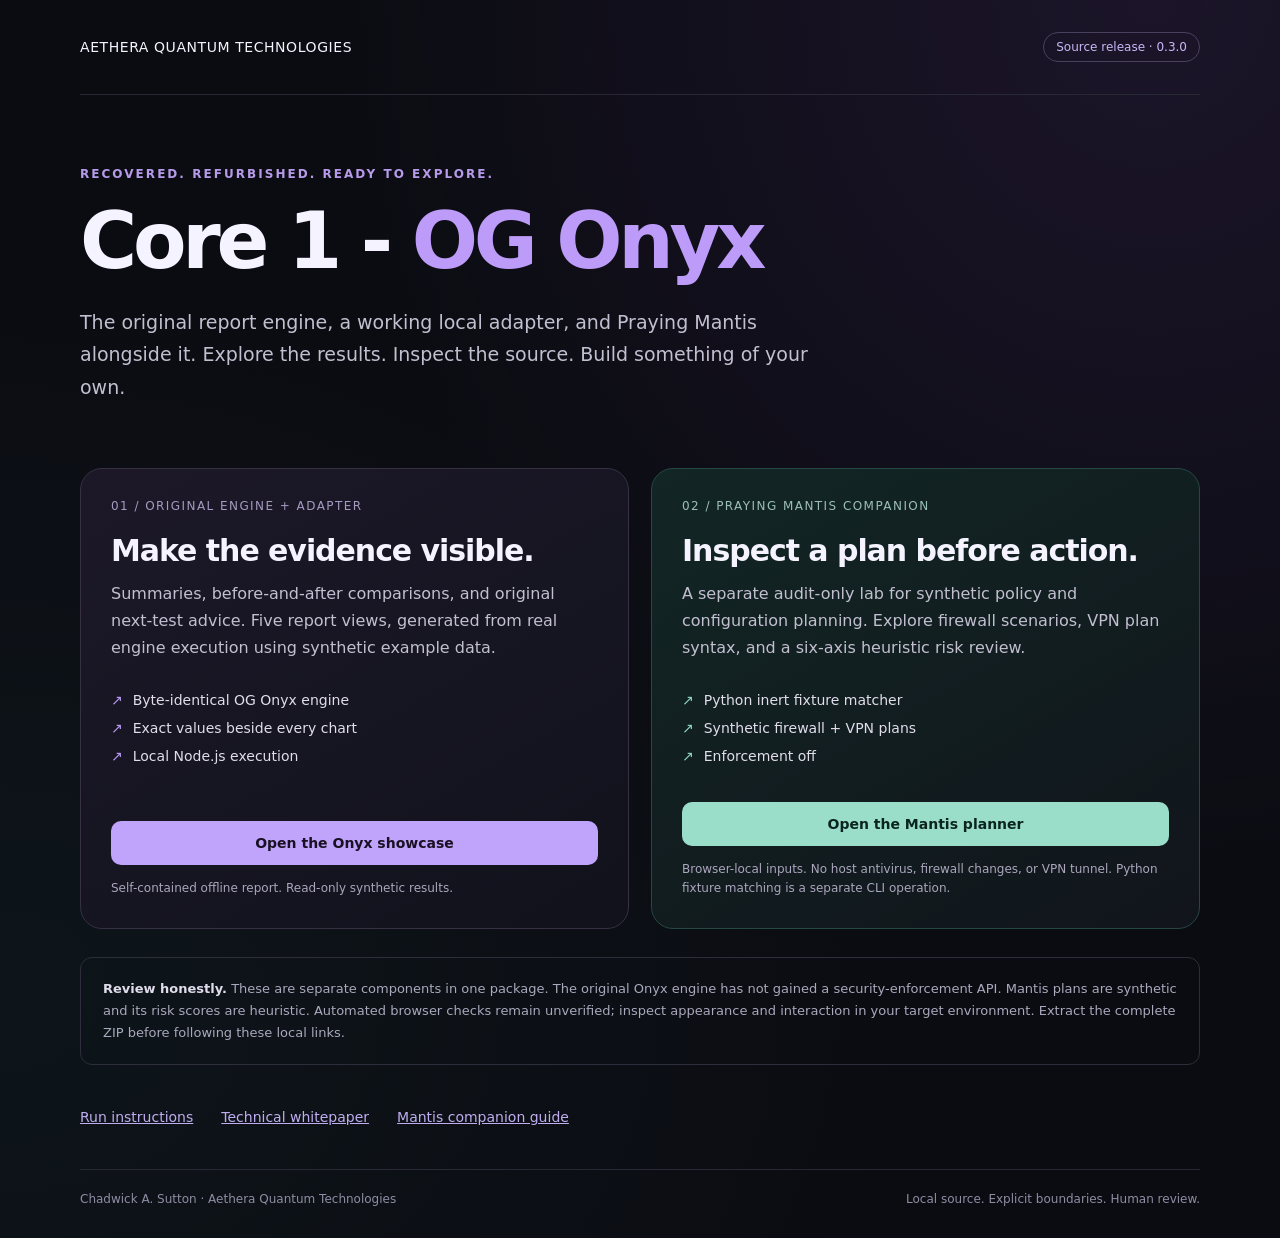
<file: preview/index.html>
<!doctype html>
<html lang="en">
<head>
<meta charset="utf-8">
<meta name="viewport" content="width=device-width, initial-scale=1">
<meta http-equiv="Content-Security-Policy" content="default-src 'none'; style-src 'unsafe-inline'; connect-src 'none'; object-src 'none'; base-uri 'none'; form-action 'none'">
<title>Core 1 - OG Onyx · Release preview</title>
<style>
:root{color-scheme:dark;font-family:Inter,ui-sans-serif,system-ui,-apple-system,BlinkMacSystemFont,"Segoe UI",sans-serif;background:#0b0c12;color:#f4f3ff;font-synthesis:none}*{box-sizing:border-box}body{margin:0;min-height:100vh;background:radial-gradient(ellipse at 90% 0%,#35214d66,transparent 50%),radial-gradient(ellipse at 0% 80%,#173b3b33,transparent 50%)}main,header,footer{width:min(1120px,calc(100% - 48px));margin:auto}header{padding:32px 0;display:flex;align-items:center;justify-content:space-between;gap:20px;border-bottom:1px solid #292935}a{color:inherit}a:focus-visible{outline:3px solid #c3afff;outline-offset:5px}.brand{font-size:14px;letter-spacing:.04em}.status{font-size:12px;border:1px solid #4a405e;border-radius:30px;padding:7px 12px;color:#c9b8f7}.hero{padding:72px 0 46px;max-width:850px}.eyebrow{font-size:12px;letter-spacing:.17em;text-transform:uppercase;color:#b79bea;font-weight:700}h1{font-size:clamp(42px,7vw,78px);line-height:1.04;letter-spacing:-.055em;margin:20px 0 24px;font-weight:650}h1 span{color:#bc9cf8}.intro{font-size:19px;line-height:1.7;color:#c1bfd0;max-width:730px}.cards{display:grid;grid-template-columns:1fr 1fr;gap:22px}.card{padding:30px;border:1px solid #373043;border-radius:22px;background:linear-gradient(150deg,#1c1828,#11121c);display:flex;flex-direction:column}.card.mantis{border-color:#254844;background:linear-gradient(150deg,#122625,#11151b)}.number{font-size:12px;letter-spacing:.12em;text-transform:uppercase;color:#a59abf}.mantis .number{color:#9cbfb5}h2{font-size:30px;letter-spacing:-.035em;margin:20px 0 12px}.card p{color:#c2bfd0;line-height:1.7;margin:0 0 24px}.card ul{list-style:none;margin:0 0 32px;padding:0;color:#e1ddeb;font-size:14px;line-height:2}.card li::before{content:'↗';color:#bb9af7;margin-right:10px}.mantis li::before{color:#8ed8c0}.button{display:block;text-align:center;padding:14px 18px;border-radius:10px;background:#c0a3fb;color:#191123;font-size:14px;font-weight:750;text-decoration:none;margin-top:auto}.mantis .button{background:#9adeca;color:#0b2420}.sub{display:block;font-size:12px;color:#aba6bd;margin-top:14px;line-height:1.6}.note{margin:28px 0;padding:20px 22px;border:1px solid #2e2d3b;border-radius:12px;color:#aaa8bd;line-height:1.7;font-size:13px}.note strong{color:#e0dcec}.links{display:flex;flex-wrap:wrap;gap:12px 28px;padding:16px 0 44px;font-size:14px;color:#c0adf0}footer{border-top:1px solid #292935;padding:22px 0 32px;display:flex;justify-content:space-between;flex-wrap:wrap;gap:12px;font-size:12px;color:#8f8da4}@media(max-width:720px){main,header,footer{width:calc(100% - 32px)}header{align-items:flex-start}.hero{padding:48px 0 32px}.intro{font-size:17px}.cards{grid-template-columns:1fr}.card{padding:24px}h2{font-size:27px}}@media(prefers-reduced-motion:reduce){*{scroll-behavior:auto}}
</style>
</head>
<body>
<header><span class="brand">AETHERA QUANTUM TECHNOLOGIES</span><span class="status">Source release · 0.3.0</span></header>
<main>
<section class="hero"><div class="eyebrow">Recovered. Refurbished. Ready to explore.</div><h1>Core 1 - <span>OG Onyx</span></h1><p class="intro">The original report engine, a working local adapter, and Praying Mantis alongside it. Explore the results. Inspect the source. Build something of your own.</p></section>
<section class="cards" aria-label="Explore the two included components">
<article class="card"><div class="number">01 / Original engine + adapter</div><h2>Make the evidence visible.</h2><p>Summaries, before-and-after comparisons, and original next-test advice. Five report views, generated from real engine execution using synthetic example data.</p><ul><li>Byte-identical OG Onyx engine</li><li>Exact values beside every chart</li><li>Local Node.js execution</li></ul><a class="button" href="Core-1-OG-Onyx-Showcase.html">Open the Onyx showcase</a><span class="sub">Self-contained offline report. Read-only synthetic results.</span></article>
<article class="card mantis"><div class="number">02 / Praying Mantis companion</div><h2>Inspect a plan before action.</h2><p>A separate audit-only lab for synthetic policy and configuration planning. Explore firewall scenarios, VPN plan syntax, and a six-axis heuristic risk review.</p><ul><li>Python inert fixture matcher</li><li>Synthetic firewall + VPN plans</li><li>Enforcement off</li></ul><a class="button" href="../skills/review-mantis-plans/resources/praying-mantis/web/index.html">Open the Mantis planner</a><span class="sub">Browser-local inputs. No host antivirus, firewall changes, or VPN tunnel. Python fixture matching is a separate CLI operation.</span></article>
</section>
<aside class="note"><strong>Review honestly.</strong> These are separate components in one package. The original Onyx engine has not gained a security-enforcement API. Mantis plans are synthetic and its risk scores are heuristic. Automated browser checks remain unverified; inspect appearance and interaction in your target environment. Extract the complete ZIP before following these local links.</aside>
<nav class="links" aria-label="Release documentation"><a href="../README.md">Run instructions</a><a href="../docs/Core-1-White-Paper.pdf">Technical whitepaper</a><a href="../skills/review-mantis-plans/resources/praying-mantis/README.md">Mantis companion guide</a></nav>
</main>
<footer><span>Chadwick A. Sutton · Aethera Quantum Technologies</span><span>Local source. Explicit boundaries. Human review.</span></footer>
</body>
</html>
</file>
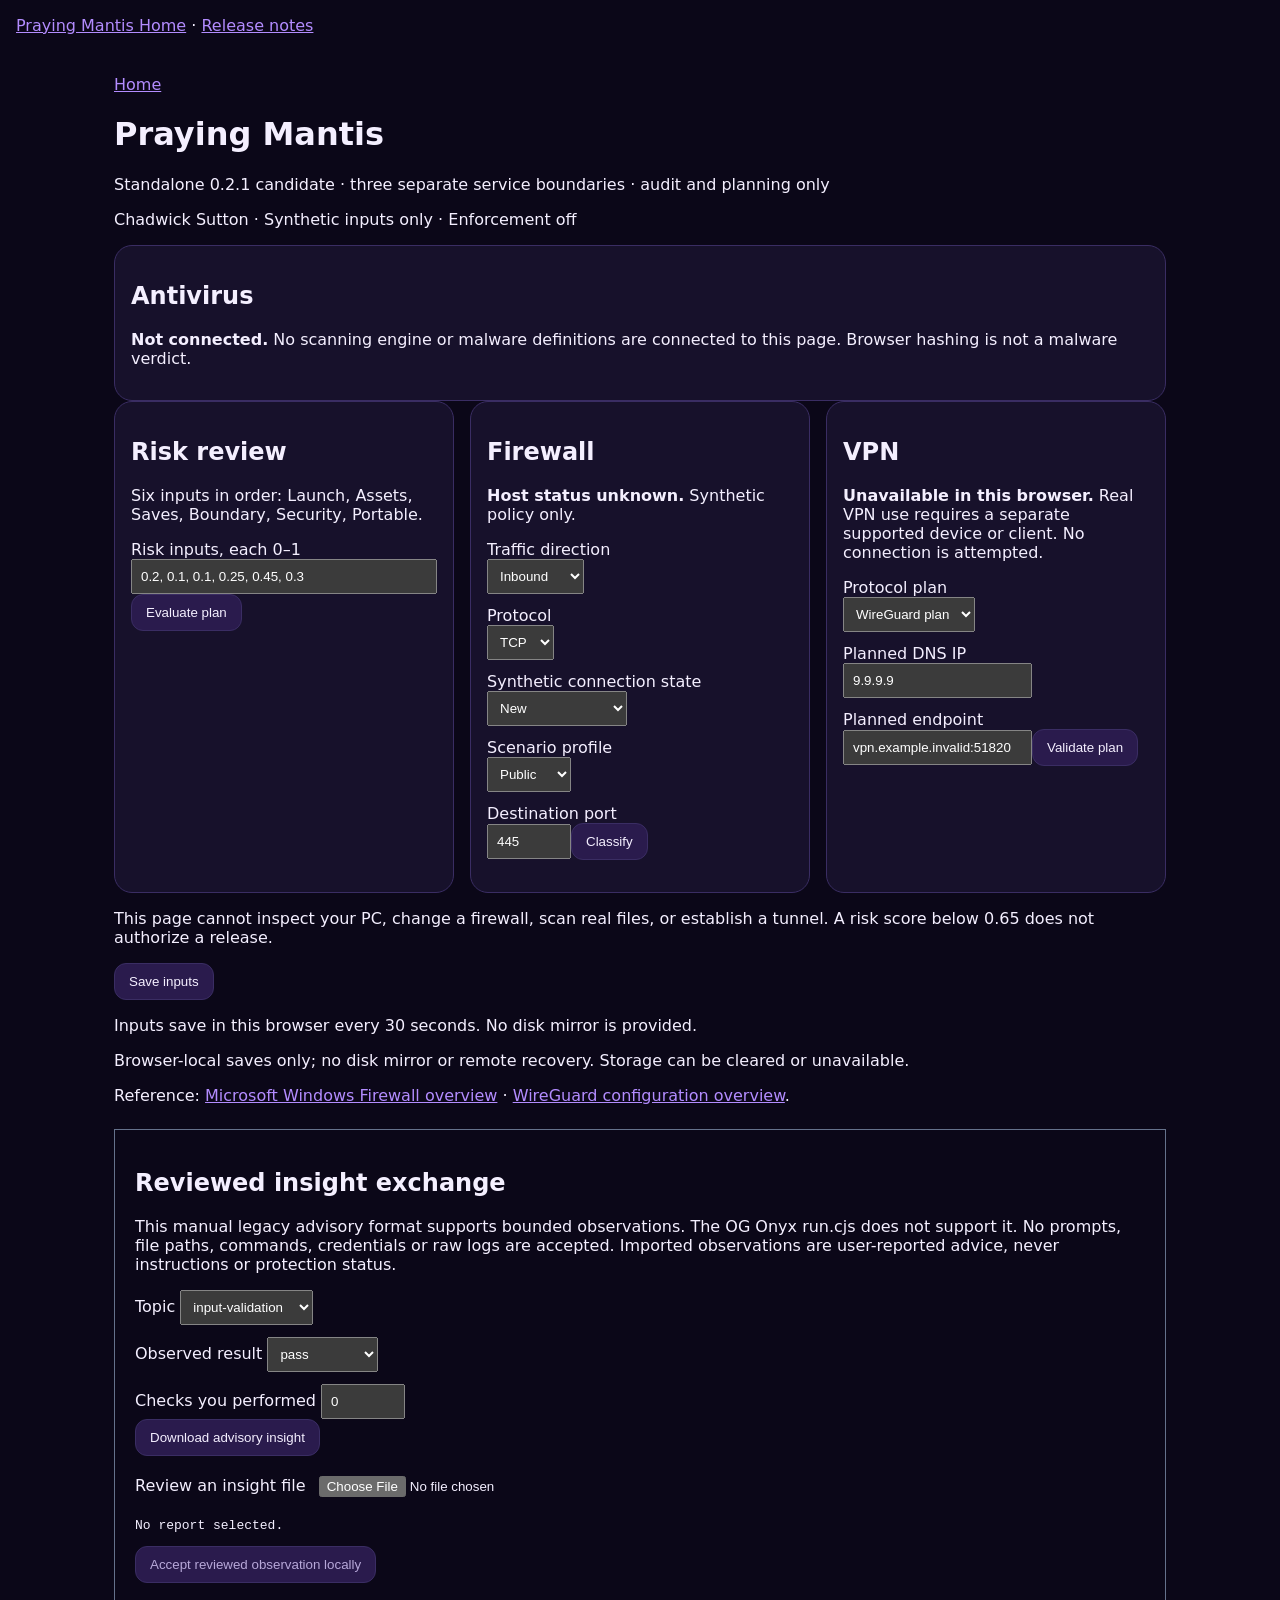
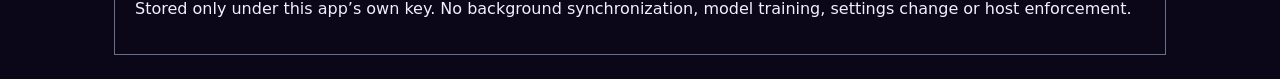
<file: skills/review-mantis-plans/resources/praying-mantis/web/index.html>
<!doctype html><html lang="en"><head><script src="result-events.js"></script><meta charset="utf-8"><meta name="viewport" content="width=device-width,initial-scale=1"><title>Mantis control-plane planning</title><link rel="stylesheet" href="tokens.css"><link rel="icon" href="favicon.svg"><link rel="stylesheet" href="navigation.css"><style>#flow,#vpn-result{white-space:pre-wrap;overflow-wrap:anywhere}label{display:block;margin-top:12px}select,input{max-width:100%;padding:8px}</style></head><body><header style="padding:16px"><a href="index.html">Praying Mantis Home</a> · <a href="README.txt">Release notes</a></header><main class="wrap"><a href="index.html">Home</a><h1>Praying Mantis</h1><p>Standalone 0.2.1 candidate · three separate service boundaries · audit and planning only</p><p>Chadwick Sutton · Synthetic inputs only · Enforcement off</p><section class="card"><h2>Antivirus</h2><p><strong>Not connected.</strong> No scanning engine or malware definitions are connected to this page. Browser hashing is not a malware verdict.</p></section><div class="grid"><section class="card"><h2>Risk review</h2><p>Six inputs in order: Launch, Assets, Saves, Boundary, Security, Portable.</p><label for="risk">Risk inputs, each 0–1</label><input id="risk" value="0.2, 0.1, 0.1, 0.25, 0.45, 0.3" style="width:100%"><button id="evaluate">Evaluate plan</button><pre id="result" style="white-space:pre-wrap" role="status"></pre></section><section class="card"><h2>Firewall</h2><p><strong>Host status unknown.</strong> Synthetic policy only.</p><label for="direction">Traffic direction</label><select id="direction"><option value="in">Inbound</option><option value="out">Outbound</option></select><label for="proto">Protocol</label><select id="proto"><option value="tcp">TCP</option><option value="udp">UDP</option></select><label for="connection-state">Synthetic connection state</label><select id="connection-state"><option value="new">New</option><option value="established">Established reply</option></select><label for="profile">Scenario profile</label><select id="profile"><option value="public">Public</option><option value="private">Private</option><option value="domain">Domain</option></select><label for="port">Destination port</label><input id="port" type="number" min="1" max="65535" value="445"><button id="classify">Classify</button><p id="flow" role="status"></p></section><section class="card"><h2>VPN</h2><p><strong>Unavailable in this browser.</strong> Real VPN use requires a separate supported device or client. No connection is attempted.</p><label for="vpn-mode">Protocol plan</label><select id="vpn-mode"><option value="wireguard-plan">WireGuard plan</option><option value="ikev2-plan">IKEv2 plan</option></select><label for="dns">Planned DNS IP</label><input id="dns" value="9.9.9.9"><label for="endpoint">Planned endpoint</label><input id="endpoint" value="vpn.example.invalid:51820"><button id="vpn">Validate plan</button><p id="vpn-result" role="status"></p></section></div><p>This page cannot inspect your PC, change a firewall, scan real files, or establish a tunnel. A risk score below 0.65 does not authorize a release.</p><button id="save">Save inputs</button><p id="save-status" role="status">Inputs save in this browser every 30 seconds. No disk mirror is provided.</p><p>Browser-local saves only; no disk mirror or remote recovery. Storage can be cleared or unavailable.</p><p>Reference: <a href="https://learn.microsoft.com/en-us/windows/security/operating-system-security/network-security/windows-firewall/">Microsoft Windows Firewall overview</a> · <a href="https://www.wireguard.com/quickstart/">WireGuard configuration overview</a>.</p><section id="insight-exchange" data-product="praying-mantis" style="margin-top:24px;padding:20px;border:1px solid #65718b"></section></main><script src="security-plans.js"></script><script src="autosave.js"></script><script>
const q=id=>document.getElementById(id),A=[[0,.20,0,.10,.15,.35],[.20,0,0,.05,.10,.10],[.10,0,0,.05,.30,.15],[.05,0,0,0,.40,.05],[.10,.05,.15,.25,0,.10],[.30,.10,.10,.05,.10,0]];
q('evaluate').onclick=()=>{const s=q('risk').value.split(',').map(v=>v.trim());if(s.length!==6||s.some(v=>v===''||!Number.isFinite(Number(v))||Number(v)<0||Number(v)>1)){q('result').textContent='Enter six finite numbers from 0 to 1.';return;}const seed=s.map(Number);let x=seed.slice();for(let k=0;k<6;k++)x=seed.map((v,i)=>Math.min(1,Math.max(0,v+.55*A[i].reduce((sum,a,j)=>sum+a*x[j],0))));AetheraResults.emit('risk',Math.max(...x)>=.65?'blocked':'recorded','Advisory risk evaluated; enforcement remains off.',x);q('result').textContent=JSON.stringify({scores:x,max:Math.max(...x),risk_blocked:Math.max(...x)>=.65,enforcement:false,suite_ready:false,decision:'Human review only'},null,2);};
q('classify').onclick=()=>{try{const result=MantisPlans.classify({proto:q('proto').value,direction:q('direction').value,state:q('connection-state').value,profile:q('profile').value,dst_port:Number(q('port').value)});q('flow').textContent=JSON.stringify(result,null,2);AetheraResults.emit('firewall-plan','recorded','Synthetic '+result.action+' result; host firewall status unknown.');}catch(e){q('flow').textContent=e.message;}};
q('vpn').onclick=()=>{q('vpn-result').textContent='';try{const result=MantisPlans.vpnPlan({endpoint:q('endpoint').value,mode:q('vpn-mode').value,dns:q('dns').value});q('vpn-result').textContent=JSON.stringify(result,null,2);AetheraResults.emit('vpn-plan','blocked','VPN plan format valid; unavailable here; no connection attempted.');}catch(e){q('vpn-result').textContent='Invalid plan: '+e.message;AetheraResults.emit('vpn-plan','failed','VPN plan rejected; no connection attempted.');}};
const fields=['risk','port','endpoint','direction','proto','connection-state','profile','vpn-mode','dns'];
AetheraSave.register('mantis-standalone-planning',()=>Object.fromEntries(fields.map(k=>[k,q(k).value])),d=>{if(!d||!['risk','port','endpoint'].every(k=>typeof d[k]==='string')||fields.some(k=>k in d&&typeof d[k]!=='string'))throw Error('Invalid plan snapshot');for(const k of fields)if(k in d)q(k).value=d[k];});q('save').onclick=()=>AetheraSave.flush();addEventListener('aethera-save-status',e=>q('save-status').textContent=e.detail.message);
</script><script src="exchange-core.js"></script><script src="exchange-ui.js"></script></body></html>
</file>
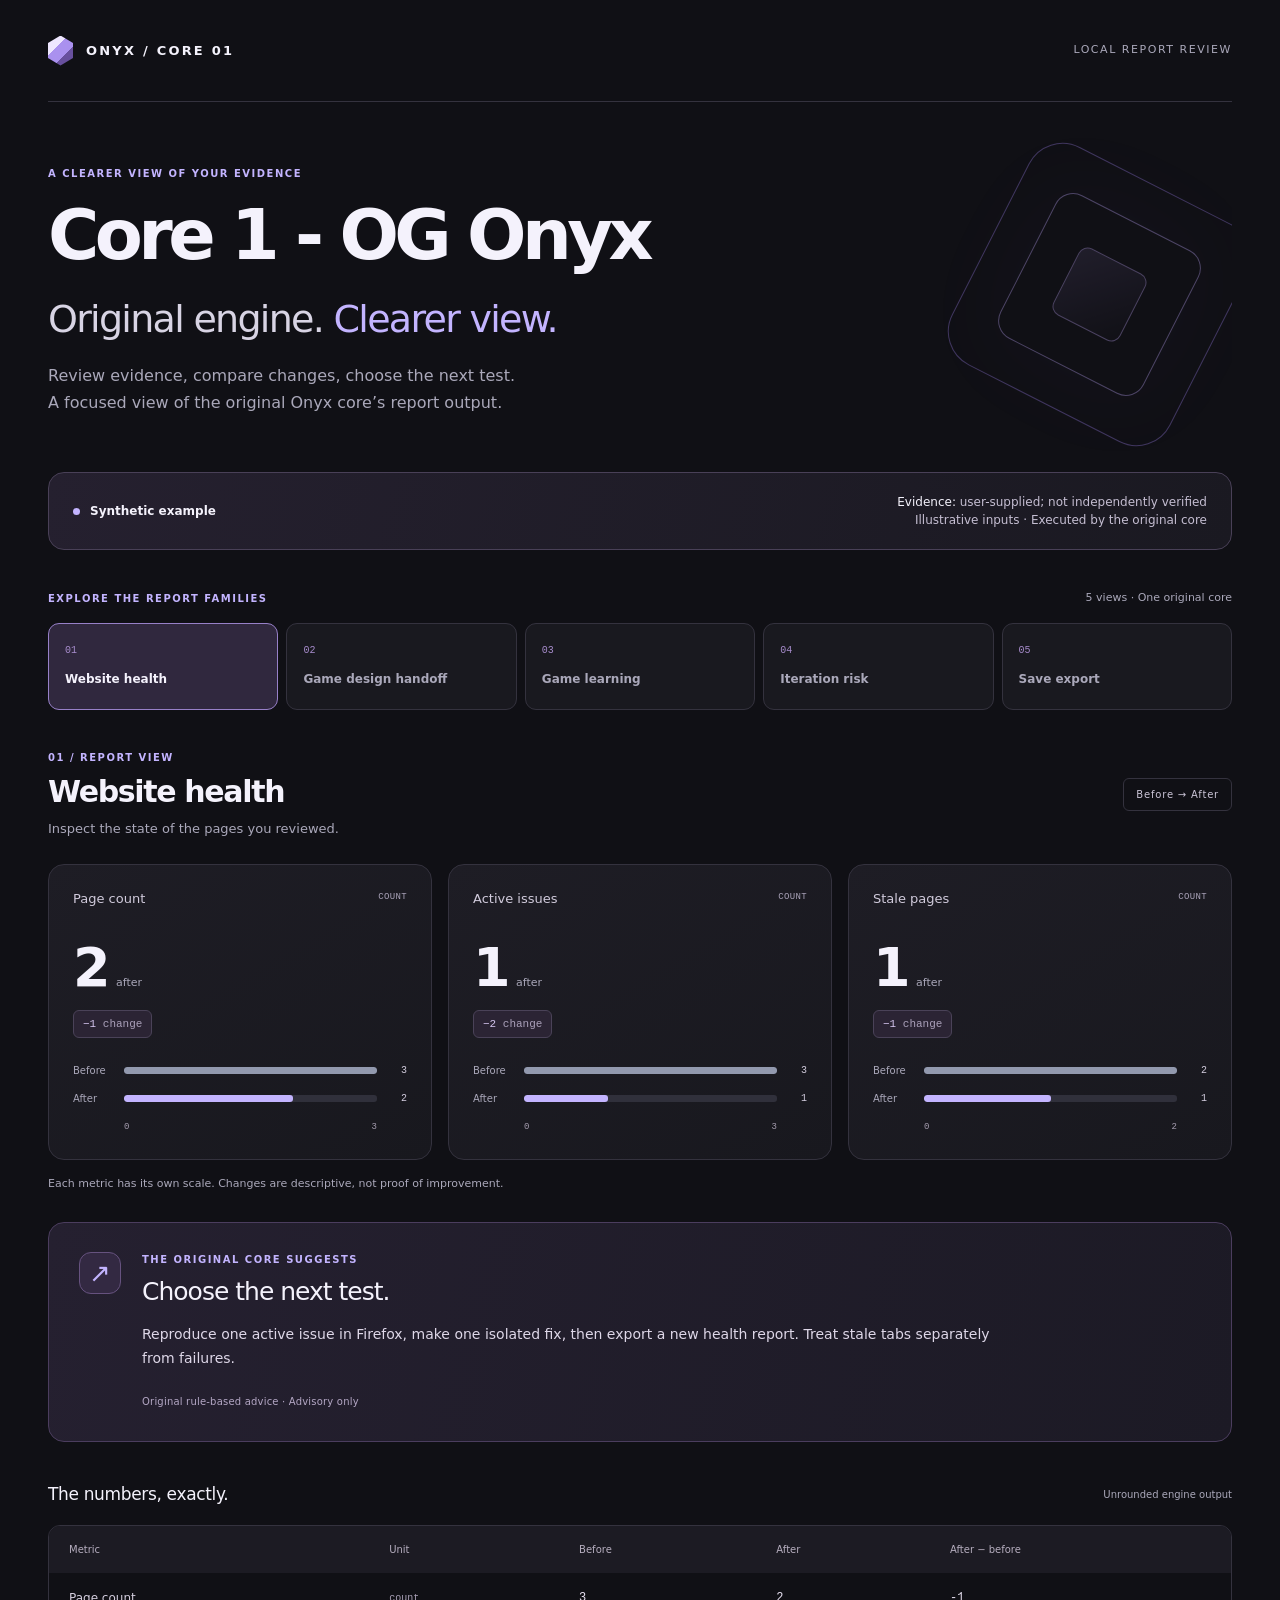
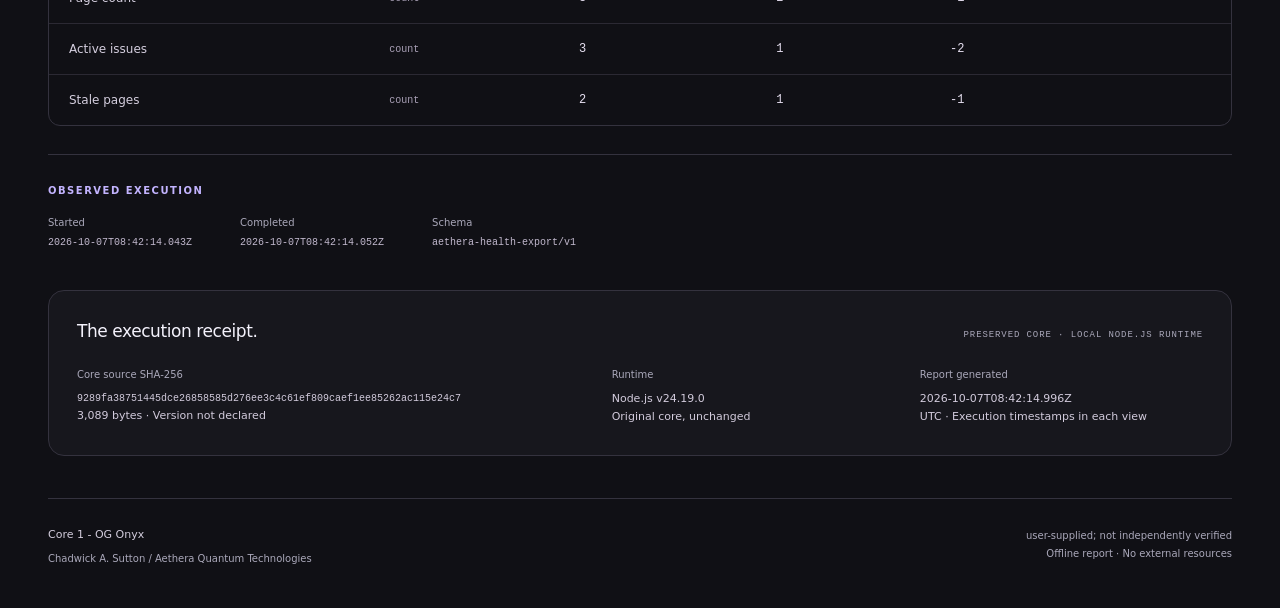
<file: preview/Core-1-OG-Onyx-Showcase.html>
<!doctype html>
<html lang="en"><head><meta charset="utf-8"><meta name="viewport" content="width=device-width, initial-scale=1"><meta http-equiv="Content-Security-Policy" content="default-src 'none'; script-src 'unsafe-inline'; style-src 'unsafe-inline'; img-src 'none'; connect-src 'none'; font-src 'none'; object-src 'none'; base-uri 'none'; form-action 'none'"><meta name="color-scheme" content="dark light"><title>Core 1 - OG Onyx</title><style>
:root{color-scheme:dark;--bg:#101015;--panel:#19191f;--panel-2:#1e1e26;--ink:#f4f2fc;--muted:#aaa8ba;--line:#34323e;--violet:#c3b4ff;--violet-deep:#8065cd;--before:#9299ae;--after:#c3b4ff;--radius:16px;font-family:Inter,ui-sans-serif,system-ui,-apple-system,BlinkMacSystemFont,"Segoe UI",sans-serif;font-synthesis:none}
*{box-sizing:border-box}html{scroll-behavior:smooth}body{margin:0;background:var(--bg);color:var(--ink);line-height:1.5;-webkit-font-smoothing:antialiased}button,a{-webkit-tap-highlight-color:transparent}button{font:inherit}a{color:inherit}button:focus-visible,a:focus-visible,[tabindex]:focus-visible{outline:3px solid var(--violet);outline-offset:5px}::selection{background:#594483;color:white}.shell{width:min(1248px,calc(100% - 96px));margin:0 auto}.skip-link{position:absolute;left:24px;top:-80px;z-index:20;background:var(--ink);color:var(--bg);padding:12px 20px;border-radius:10px}.skip-link:focus{top:12px}.topbar{height:102px;display:flex;align-items:center;justify-content:space-between;border-bottom:1px solid var(--line)}.brand{display:flex;align-items:center;gap:13px;font-size:13px;font-weight:700;letter-spacing:.17em}.brand-symbol{display:inline-block;width:25px;height:30px;background:linear-gradient(135deg,#efe7ff 0 35%,#aa91ef 36% 64%,#68509e 65%);clip-path:polygon(50% 0,100% 25%,100% 75%,50% 100%,0 75%,0 25%)}.topbar-meta{font-size:11px;text-transform:uppercase;letter-spacing:.14em;color:var(--muted)}.hero{padding:64px 0 56px;position:relative;overflow:hidden}.hero-copy{position:relative;z-index:1;max-width:930px}.eyebrow{font-size:10px;letter-spacing:.15em;text-transform:uppercase;font-weight:700;color:var(--violet)}.hero .eyebrow{margin-bottom:18px}.hero h1{font-size:clamp(36px,5.6vw,70px);font-weight:650;letter-spacing:-.065em;line-height:1.05;margin:0 0 24px;max-width:940px}.hero-line{font-size:clamp(24px,3.1vw,38px);letter-spacing:-.045em;line-height:1.2;margin:0 0 20px;font-weight:450;color:#d8d4e4}.hero-line span{color:var(--violet)}.hero-description{color:var(--muted);font-size:16px;max-width:490px;margin:0;line-height:1.7}.hero-art{position:absolute;width:245px;height:245px;right:10px;top:70px;opacity:.34;transform:rotate(-18deg);pointer-events:none}.hero-art:before,.hero-art:after{content:"";position:absolute;inset:0;border:1px solid #9b7eeb;border-radius:38px;transform:rotate(45deg)}.hero-art:after{inset:42px;border-color:#c0a8ff;border-radius:20px;box-shadow:0 0 80px #8f5deb1a}.hero-art i{position:absolute;inset:85px;background:linear-gradient(135deg,#b499f04d,#5b447b0a);transform:rotate(45deg);border:1px solid #b9a0ef;border-radius:10px}.status-strip{display:flex;align-items:center;justify-content:space-between;gap:20px;padding:20px 24px;border:1px solid #494057;border-radius:var(--radius);background:linear-gradient(105deg,#25202f,#1a1921);margin-bottom:40px}.status-label{display:flex;align-items:center;gap:10px;font-size:12px;font-weight:650;white-space:nowrap}.status-dot{width:7px;height:7px;border-radius:50%;background:var(--violet)}.evidence-notice{margin:0;font-size:12px;color:#c5bed2;text-align:right}.evidence-notice strong{font-weight:500;color:var(--ink)}.report-nav-label{display:flex;align-items:center;justify-content:space-between;gap:16px;margin-bottom:16px}.report-nav-label span:last-child{color:var(--muted);font-size:11px}.tabs{display:grid;grid-template-columns:repeat(5,minmax(0,1fr));gap:8px;margin:0 0 40px}.tab{padding:18px 16px;text-align:left;color:var(--muted);background:var(--panel);border:1px solid var(--line);border-radius:11px;cursor:pointer;line-height:1.35;transition:border-color .16s,background .16s,color .16s;min-height:87px}.tab:hover{background:#262330;border-color:#685579;color:var(--ink)}.tab[aria-selected="true"]{background:#30283e;border-color:#9780c8;color:var(--ink)}.tab-number{display:block;color:#a78ccc;font-family:ui-monospace,SFMono-Regular,Consolas,monospace;font-size:10px;margin-bottom:10px}.tab-text{font-size:12px;font-weight:550}.report-panel{padding-bottom:24px}.report-panel+.report-panel{padding-top:40px;border-top:1px solid var(--line)}.section-heading{display:flex;align-items:center;justify-content:space-between;gap:24px;margin:0 0 26px}.section-heading h3{font-size:30px;line-height:1.2;letter-spacing:-.045em;font-weight:550;margin:9px 0 9px}.section-heading p{color:var(--muted);font-size:13px;margin:0;max-width:680px}.view-tag{flex-shrink:0;border:1px solid var(--line);color:#cbc5d7;font-size:10px;letter-spacing:.08em;padding:8px 12px;border-radius:6px;white-space:nowrap}.metrics-grid{display:grid;grid-template-columns:repeat(3,minmax(0,1fr));gap:16px}.metric-card{background:linear-gradient(150deg,#1e1d25,#18181e);border:1px solid var(--line);border-radius:var(--radius);padding:24px;min-width:0;overflow:hidden}.metric-top{display:flex;align-items:flex-start;justify-content:space-between;gap:8px;min-height:35px}.metric-top h4{font-size:13px;color:#d1cbdc;font-weight:500;margin:0}.unit{font-family:ui-monospace,SFMono-Regular,Consolas,monospace;font-size:9px;letter-spacing:.04em;text-transform:uppercase;color:#aaa3b9;white-space:nowrap;line-height:1.9}.metric-value{font-size:54px;letter-spacing:-.065em;font-weight:550;line-height:1.15;margin:13px 0 10px;font-variant-numeric:tabular-nums;overflow-wrap:anywhere}.metric-period{font-size:11px;letter-spacing:0;color:var(--muted);font-weight:450;display:inline-block;margin-left:9px}.delta{display:inline-block;font-family:ui-monospace,SFMono-Regular,Consolas,monospace;font-size:11px;padding:5px 9px;border:1px solid #4a4258;border-radius:6px;color:#d4c5ef;background:#2b2434}.delta-note{color:#aaa0ba}.bars{margin-top:25px}.bar-row{display:grid;grid-template-columns:39px minmax(30px,1fr) auto;align-items:center;gap:12px;margin:13px 0;font-size:10px;color:var(--muted)}.bar-track{height:7px;border-radius:3px;background:#30303b;overflow:hidden}.bar-fill{height:100%;border-radius:3px}.bar-fill.before{background:var(--before)}.bar-fill.after{background:var(--after)}.bar-value{font-family:ui-monospace,SFMono-Regular,Consolas,monospace;color:#d1cbdc;min-width:18px;text-align:right}.axis{display:flex;justify-content:space-between;margin-left:51px;margin-right:30px;font-family:ui-monospace,SFMono-Regular,Consolas,monospace;color:#a59daf;font-size:9px;padding-top:2px}.chart-note{margin:15px 0 29px;color:var(--muted);font-size:11px;line-height:1.7;max-width:990px}.next-test{display:flex;gap:21px;padding:29px 30px;background:linear-gradient(105deg,#252030,#1c1a25);border:1px solid #4b3d5e;border-radius:var(--radius);margin-bottom:40px}.next-symbol{width:42px;height:42px;border:1px solid #66527f;flex-shrink:0;display:grid;place-items:center;font-size:26px;font-weight:300;border-radius:12px;color:var(--violet);background:#332942}.next-test h4{font-size:25px;letter-spacing:-.04em;font-weight:500;margin:6px 0 11px}.next-test p{font-size:14px;line-height:1.75;color:#ded7e8;max-width:870px;margin:0 0 17px;overflow-wrap:anywhere}.advisory{font-size:10px;color:#b4a7c5;letter-spacing:.02em}.sub-heading{display:flex;align-items:center;justify-content:space-between;gap:15px;margin-bottom:18px}.sub-heading h4{font-size:17px;font-weight:500;letter-spacing:-.02em;margin:0}.sub-heading>span{font-size:10px;color:var(--muted)}.table-scroll{overflow-x:auto;border:1px solid var(--line);border-radius:12px}table{border-collapse:collapse;width:100%;text-align:left;font-size:12px;font-variant-numeric:tabular-nums}caption{position:absolute;width:1px;height:1px;overflow:hidden;clip-path:inset(50%);white-space:nowrap}th,td{padding:16px 20px;white-space:nowrap}thead th{background:#1c1b23;color:#b6aebf;font-size:10px;font-weight:500}tbody tr+tr{border-top:1px solid #2b2933}tbody th{font-weight:450;color:#d4cede}tbody td{font-family:ui-monospace,SFMono-Regular,Consolas,monospace;color:#e6dff0}td:nth-child(2){color:#aaa1b7;font-size:10px}.empty-value{font-size:10px;color:var(--muted)}.execution-detail{margin:28px 0 0;padding:22px 0 0;border-top:1px solid var(--line)}.execution-detail dl{display:flex;flex-wrap:wrap;gap:20px 48px;margin:14px 0 0}.execution-detail dl>div{min-width:0}.execution-detail dt{font-size:10px;color:var(--muted);margin-bottom:5px}.execution-detail dd{font-family:ui-monospace,SFMono-Regular,Consolas,monospace;font-size:10px;color:#c1b8cd;margin:0;overflow-wrap:anywhere}.receipt{border:1px solid var(--line);border-radius:var(--radius);background:#17171d;padding:28px;margin:16px 0 42px}.receipt-heading{display:flex;align-items:baseline;justify-content:space-between;gap:20px;margin-bottom:22px}.receipt-heading h2{font-size:17px;letter-spacing:-.025em;margin:0;font-weight:500}.receipt-heading span{font-family:ui-monospace,SFMono-Regular,Consolas,monospace;font-size:9px;color:var(--muted);text-transform:uppercase;letter-spacing:.1em}.receipt-grid{display:grid;grid-template-columns:1.8fr 1fr 1fr;gap:25px;margin:0}.receipt-grid dt{font-size:10px;color:var(--muted);margin:0 0 8px}.receipt-grid dd{margin:0;font-size:11px;color:#d2cbdc;overflow-wrap:anywhere;line-height:1.7}.hash{font-family:ui-monospace,SFMono-Regular,Consolas,monospace;font-size:10px!important}.receipt-small{display:block;color:var(--muted);font-size:10px;margin-top:6px}.footer{border-top:1px solid var(--line);padding:28px 0 40px;display:flex;align-items:flex-start;justify-content:space-between;gap:25px;font-size:10px;color:var(--muted)}.footer-name{font-size:11px;color:#d3cddd;margin-bottom:6px}.footer p{margin:0;line-height:1.8}.footer-right{text-align:right;max-width:380px}.no-script{font-size:12px;padding:14px;border:1px solid var(--line);border-radius:10px;color:var(--muted)}
@media(min-width:1050px){.metrics-grid:has(.metric-card:only-child){grid-template-columns:minmax(280px,400px)}.hero-copy{padding-right:75px}.hero-description{max-width:650px}}
@media(max-width:900px){.shell{width:calc(100% - 48px)}.topbar{height:84px}.hero{padding:48px 0 38px}.hero-art{right:-75px;opacity:.2}.metrics-grid{gap:12px}.metric-card{padding:19px}.metric-value{font-size:46px}.metric-top{min-height:42px}.metric-top h4{font-size:12px}.unit{font-size:8px}.bar-row{gap:8px}.tab{padding:15px 12px}.receipt-grid{grid-template-columns:1.4fr 1fr}.receipt-grid>div:first-child{grid-column:1/-1}.status-strip{margin-bottom:32px}}
@media(max-width:640px){.shell{width:calc(100% - 36px)}.topbar{height:72px}.brand{font-size:11px;gap:10px}.brand-symbol{width:21px;height:26px}.topbar-meta{font-size:8px;letter-spacing:.1em}.hero{padding:40px 0 33px}.hero h1{font-size:39px;max-width:350px;line-height:1.08;letter-spacing:-.055em;margin-bottom:21px}.hero-line{font-size:27px;max-width:340px;line-height:1.2}.hero-description{font-size:13px;max-width:310px;line-height:1.8}.hero-art{width:180px;height:180px;right:-80px;top:75px;opacity:.23}.hero-art i{inset:62px}.hero-art:after{inset:30px}.hero .eyebrow{font-size:9px}.status-strip{display:block;padding:17px 18px;margin-bottom:30px}.evidence-notice{text-align:left;font-size:10px;margin-top:8px;line-height:1.7}.status-label{font-size:11px}.tabs{display:flex;overflow-x:auto;gap:8px;margin-bottom:31px;padding:5px 3px 12px;scrollbar-color:#6e598e transparent;scrollbar-width:thin}.tab{min-width:144px;min-height:78px;padding:13px}.tab-number{margin-bottom:8px}.tab-text{font-size:11px}.report-nav-label{margin-bottom:8px}.report-nav-label span:last-child{font-size:9px}.section-heading{align-items:flex-start;gap:13px;margin-bottom:22px}.section-heading h3{font-size:26px;margin:8px 0}.section-heading p{font-size:12px}.section-heading .eyebrow{font-size:9px}.view-tag{font-size:8px;padding:7px 8px;margin-top:3px}.metrics-grid{grid-template-columns:1fr;gap:12px}.metric-card{padding:21px 23px}.metric-top{min-height:auto}.metric-top h4{font-size:13px}.unit{font-size:9px}.metric-value{font-size:49px;margin:13px 0 9px}.bars{margin-top:20px}.bar-row{font-size:11px;margin:12px 0;gap:13px}.bar-track{height:8px}.axis{margin-right:31px}.chart-note{font-size:10px;margin:14px 0 24px}.next-test{padding:22px 19px;gap:14px;margin-bottom:29px}.next-symbol{width:32px;height:32px;border-radius:9px;font-size:22px}.next-test h4{font-size:22px}.next-test .eyebrow{font-size:8px}.next-test p{font-size:12px;line-height:1.85}.advisory{font-size:9px}.sub-heading{display:block;margin-bottom:13px}.sub-heading h4{font-size:16px}.sub-heading>span{display:block;margin-top:4px;font-size:9px}th,td{padding:14px 16px}.execution-detail{margin-top:24px}.execution-detail dl{gap:16px}.execution-detail dl>div{width:100%}.receipt{padding:21px 19px;margin:4px 0 28px}.receipt-heading{display:block;margin-bottom:20px}.receipt-heading span{display:block;margin-top:5px;font-size:8px}.receipt-grid{grid-template-columns:1fr;gap:20px}.receipt-grid>div:first-child{grid-column:auto}.footer{display:block;padding:22px 0 30px}.footer-right{text-align:left;margin-top:17px}.footer{font-size:9px}.footer-name{font-size:10px}}
@media(prefers-reduced-motion: reduce){*,*:before,*:after{scroll-behavior:auto!important;transition:none!important;animation:none!important}}
@media print{*{-webkit-print-color-adjust:exact;print-color-adjust:exact}body{background:white;color:#18151e}.shell{width:100%;max-width:none}.skip-link,.tabs,.report-nav-label,.hero-art,.no-script{display:none}.topbar{height:55px;border-color:#aaa}.topbar-meta,.hero-description,.section-heading p,.chart-note,.footer,.evidence-notice,.execution-detail dt{color:#49414e}.hero{padding:25px 0}.hero h1{font-size:36px}.hero-line{font-size:25px;color:#292030}.hero-line span,.eyebrow{color:#624188}.status-strip,.metric-card,.next-test,.receipt{background:#f7f5fa;border-color:#b7abc7;color:#23192d}.status-label,.evidence-notice strong{color:#23192d}.report-panel[hidden]{display:block!important}.report-panel{break-inside:avoid;padding-bottom:22px}.report-panel+.report-panel{padding-top:24px;break-before:page;border-top:0}.section-heading{margin-bottom:15px}.metrics-grid{grid-template-columns:repeat(3,minmax(0,1fr));gap:10px}.metric-card{padding:15px}.metric-top h4,.unit,.metric-period,.bar-row,.bar-value,.axis,.delta-note{color:#51445b}.metric-value{font-size:36px}.delta{color:#342340;background:#e9e1f1;border-color:#c1b0d0}.bar-track{background:#ddd7e4}.next-test{padding:20px;margin-bottom:25px}.next-test p,.advisory{color:#3c3047}.next-symbol{color:#624188;background:#eee6f6}.table-scroll{overflow:visible;border-color:#b7abc7}th,td{padding:11px 10px}thead th{background:#f1edf5;color:#51445b}tbody th,tbody td,td:nth-child(2),.empty-value{color:#292030}.execution-detail dd,.receipt-grid dd{color:#2b2034}.receipt-small,.receipt-heading span,.receipt-grid dt{color:#51445b}.receipt{break-inside:avoid;margin-bottom:22px}.footer-name{color:#292030}.view-tag{color:#51445b;border-color:#b7abc7}.footer{padding:20px 0}}
</style></head>
<body><a class="skip-link" href="#report-content">Skip to report</a><div class="shell">
<header class="topbar"><div class="brand"><span class="brand-symbol" aria-hidden="true"></span><span>ONYX / CORE 01</span></div><span class="topbar-meta">Local report review</span></header>
<main><section class="hero" aria-labelledby="launch-title"><div class="hero-copy"><div class="eyebrow">A clearer view of your evidence</div><h1 id="launch-title">Core 1 - OG Onyx</h1><h2 class="hero-line">Original engine. <span>Clearer view.</span></h2><p class="hero-description">Review evidence, compare changes, choose the next test.<br>A focused view of the original Onyx core’s report output.</p></div><div class="hero-art" aria-hidden="true"><i></i></div></section>
<aside class="status-strip" aria-label="Evidence status"><div class="status-label"><span class="status-dot" aria-hidden="true"></span>Synthetic example</div><p class="evidence-notice"><strong>Evidence:</strong> user-supplied; not independently verified<br>Illustrative inputs · Executed by the original core</p></aside>
<div id="report-content" tabindex="-1"><div class="report-nav-label"><span class="eyebrow">Explore the report families</span><span>5 views · One original core</span></div><nav class="tabs" role="tablist" aria-label="Report schema"><button class="tab" type="button" role="tab" id="tab-0" aria-controls="report-0" aria-selected="true" tabindex="0"><span class="tab-number">01</span><span class="tab-text">Website health</span></button><button class="tab" type="button" role="tab" id="tab-1" aria-controls="report-1" aria-selected="false" tabindex="-1"><span class="tab-number">02</span><span class="tab-text">Game design handoff</span></button><button class="tab" type="button" role="tab" id="tab-2" aria-controls="report-2" aria-selected="false" tabindex="-1"><span class="tab-number">03</span><span class="tab-text">Game learning</span></button><button class="tab" type="button" role="tab" id="tab-3" aria-controls="report-3" aria-selected="false" tabindex="-1"><span class="tab-number">04</span><span class="tab-text">Iteration risk</span></button><button class="tab" type="button" role="tab" id="tab-4" aria-controls="report-4" aria-selected="false" tabindex="-1"><span class="tab-number">05</span><span class="tab-text">Save export</span></button></nav><noscript><p class="no-script">JavaScript is off. All report views are shown below.</p></noscript><section class="report-panel" id="report-0" role="tabpanel" aria-labelledby="tab-0" tabindex="0">
    <div class="section-heading"><div><div class="eyebrow">01 / Report view</div><h3 id="report-title-0">Website health</h3><p>Inspect the state of the pages you reviewed.</p></div><span class="view-tag">Before → After</span></div>
    <div class="metrics-grid"><article class="metric-card" data-metric="pages" data-unit="count" data-scale-max="3">
  <div class="metric-top"><h4>Page count</h4><span class="unit">Count</span></div>
  <div class="metric-value">2<span class="metric-period">after</span></div>
  <span class="delta">−1<span class="delta-note"> change</span></span><div class="bars" aria-label="Page count: independent count scale from 0 to 3">
  <div class="bar-row"><span>Before</span><div class="bar-track" aria-hidden="true"><div class="bar-fill before" style="width:100%"></div></div><span class="bar-value">3</span></div><div class="bar-row"><span>After</span><div class="bar-track" aria-hidden="true"><div class="bar-fill after" style="width:66.66666666666666%"></div></div><span class="bar-value">2</span></div>
  <div class="axis" aria-hidden="true"><span>0</span><span>3</span></div></div>
  </article><article class="metric-card" data-metric="activeIssues" data-unit="count" data-scale-max="3">
  <div class="metric-top"><h4>Active issues</h4><span class="unit">Count</span></div>
  <div class="metric-value">1<span class="metric-period">after</span></div>
  <span class="delta">−2<span class="delta-note"> change</span></span><div class="bars" aria-label="Active issues: independent count scale from 0 to 3">
  <div class="bar-row"><span>Before</span><div class="bar-track" aria-hidden="true"><div class="bar-fill before" style="width:100%"></div></div><span class="bar-value">3</span></div><div class="bar-row"><span>After</span><div class="bar-track" aria-hidden="true"><div class="bar-fill after" style="width:33.33333333333333%"></div></div><span class="bar-value">1</span></div>
  <div class="axis" aria-hidden="true"><span>0</span><span>3</span></div></div>
  </article><article class="metric-card" data-metric="stalePages" data-unit="count" data-scale-max="2">
  <div class="metric-top"><h4>Stale pages</h4><span class="unit">Count</span></div>
  <div class="metric-value">1<span class="metric-period">after</span></div>
  <span class="delta">−1<span class="delta-note"> change</span></span><div class="bars" aria-label="Stale pages: independent count scale from 0 to 2">
  <div class="bar-row"><span>Before</span><div class="bar-track" aria-hidden="true"><div class="bar-fill before" style="width:100%"></div></div><span class="bar-value">2</span></div><div class="bar-row"><span>After</span><div class="bar-track" aria-hidden="true"><div class="bar-fill after" style="width:50%"></div></div><span class="bar-value">1</span></div>
  <div class="axis" aria-hidden="true"><span>0</span><span>2</span></div></div>
  </article></div>
    <p class="chart-note">Each metric has its own scale. Changes are descriptive, not proof of improvement.</p>
    <aside class="next-test" aria-labelledby="next-test-0"><div class="next-symbol" aria-hidden="true">↗</div><div><div class="eyebrow">The original core suggests</div><h4 id="next-test-0">Choose the next test.</h4><p>Reproduce one active issue in Firefox, make one isolated fix, then export a new health report. Treat stale tabs separately from failures.</p><span class="advisory">Original rule-based advice · Advisory only</span></div></aside>
    <div class="data-section"><div class="sub-heading"><h4>The numbers, exactly.</h4><span>Unrounded engine output</span></div><div class="table-scroll" tabindex="0" role="region" aria-label="Exact metric values for Website health"><table><caption>Exact metric values · Website health</caption><thead><tr><th scope="col">Metric</th><th scope="col">Unit</th><th scope="col">Before</th><th scope="col">After</th><th scope="col">After − before</th></tr></thead><tbody><tr><th scope="row">Page count</th><td>count</td><td>3</td><td>2</td><td>-1</td></tr><tr><th scope="row">Active issues</th><td>count</td><td>3</td><td>1</td><td>-2</td></tr><tr><th scope="row">Stale pages</th><td>count</td><td>2</td><td>1</td><td>-1</td></tr></tbody></table></div></div>
    <div class="execution-detail"><span class="eyebrow">Observed execution</span><dl><div><dt>Started</dt><dd><time datetime="2026-10-07T08:42:14.043Z">2026-10-07T08:42:14.043Z</time></dd></div><div><dt>Completed</dt><dd><time datetime="2026-10-07T08:42:14.052Z">2026-10-07T08:42:14.052Z</time></dd></div><div><dt>Schema</dt><dd>aethera-health-export/v1</dd></div></dl></div>
  </section><section class="report-panel" id="report-1" role="tabpanel" aria-labelledby="tab-1" tabindex="0">
    <div class="section-heading"><div><div class="eyebrow">02 / Report view</div><h3 id="report-title-1">Game design handoff</h3><p>Bring explicit player ratings into the next design conversation.</p></div><span class="view-tag">Before → After</span></div>
    <div class="metrics-grid"><article class="metric-card" data-metric="helpfulRatings" data-unit="count" data-scale-max="5">
  <div class="metric-top"><h4>Helpful ratings</h4><span class="unit">Count</span></div>
  <div class="metric-value">5<span class="metric-period">after</span></div>
  <span class="delta">+3<span class="delta-note"> change</span></span><div class="bars" aria-label="Helpful ratings: independent count scale from 0 to 5">
  <div class="bar-row"><span>Before</span><div class="bar-track" aria-hidden="true"><div class="bar-fill before" style="width:40%"></div></div><span class="bar-value">2</span></div><div class="bar-row"><span>After</span><div class="bar-track" aria-hidden="true"><div class="bar-fill after" style="width:100%"></div></div><span class="bar-value">5</span></div>
  <div class="axis" aria-hidden="true"><span>0</span><span>5</span></div></div>
  </article><article class="metric-card" data-metric="funRatings" data-unit="count" data-scale-max="1">
  <div class="metric-top"><h4>Fun ratings</h4><span class="unit">Count</span></div>
  <div class="metric-value">0<span class="metric-period">after</span></div>
  <span class="delta">0<span class="delta-note"> change</span></span><div class="bars" aria-label="Fun ratings: independent count scale from 0 to 1">
  <div class="bar-row"><span>Before</span><div class="bar-track" aria-hidden="true"><div class="bar-fill before" style="width:0%"></div></div><span class="bar-value">0</span></div><div class="bar-row"><span>After</span><div class="bar-track" aria-hidden="true"><div class="bar-fill after" style="width:0%"></div></div><span class="bar-value">0</span></div>
  <div class="axis" aria-hidden="true"><span>0</span><span>1</span></div></div>
  </article><article class="metric-card" data-metric="learningContexts" data-unit="count" data-scale-max="2">
  <div class="metric-top"><h4>Learning contexts</h4><span class="unit">Count</span></div>
  <div class="metric-value">2<span class="metric-period">after</span></div>
  <span class="delta">+1<span class="delta-note"> change</span></span><div class="bars" aria-label="Learning contexts: independent count scale from 0 to 2">
  <div class="bar-row"><span>Before</span><div class="bar-track" aria-hidden="true"><div class="bar-fill before" style="width:50%"></div></div><span class="bar-value">1</span></div><div class="bar-row"><span>After</span><div class="bar-track" aria-hidden="true"><div class="bar-fill after" style="width:100%"></div></div><span class="bar-value">2</span></div>
  <div class="axis" aria-hidden="true"><span>0</span><span>2</span></div></div>
  </article></div>
    <p class="chart-note">Each metric has its own scale. Changes are descriptive, not proof of improvement.</p>
    <aside class="next-test" aria-labelledby="next-test-1"><div class="next-symbol" aria-hidden="true">↗</div><div><div class="eyebrow">The original core suggests</div><h4 id="next-test-1">Choose the next test.</h4><p>Play one mechanic and explicitly rate whether it was fun. Do not infer enjoyment from completion.</p><span class="advisory">Original rule-based advice · Advisory only</span></div></aside>
    <div class="data-section"><div class="sub-heading"><h4>The numbers, exactly.</h4><span>Unrounded engine output</span></div><div class="table-scroll" tabindex="0" role="region" aria-label="Exact metric values for Game design handoff"><table><caption>Exact metric values · Game design handoff</caption><thead><tr><th scope="col">Metric</th><th scope="col">Unit</th><th scope="col">Before</th><th scope="col">After</th><th scope="col">After − before</th></tr></thead><tbody><tr><th scope="row">Helpful ratings</th><td>count</td><td>2</td><td>5</td><td>3</td></tr><tr><th scope="row">Fun ratings</th><td>count</td><td>0</td><td>0</td><td>0</td></tr><tr><th scope="row">Learning contexts</th><td>count</td><td>1</td><td>2</td><td>1</td></tr></tbody></table></div></div>
    <div class="execution-detail"><span class="eyebrow">Observed execution</span><dl><div><dt>Started</dt><dd><time datetime="2026-10-07T08:42:14.364Z">2026-10-07T08:42:14.364Z</time></dd></div><div><dt>Completed</dt><dd><time datetime="2026-10-07T08:42:14.376Z">2026-10-07T08:42:14.376Z</time></dd></div><div><dt>Schema</dt><dd>aethera-game-design-handoff/v1</dd></div></dl></div>
  </section><section class="report-panel" id="report-2" role="tabpanel" aria-labelledby="tab-2" tabindex="0">
    <div class="section-heading"><div><div class="eyebrow">03 / Report view</div><h3 id="report-title-2">Game learning</h3><p>Read the feedback collected across learning contexts.</p></div><span class="view-tag">Before → After</span></div>
    <div class="metrics-grid"><article class="metric-card" data-metric="helpfulRatings" data-unit="count" data-scale-max="5">
  <div class="metric-top"><h4>Helpful ratings</h4><span class="unit">Count</span></div>
  <div class="metric-value">5<span class="metric-period">after</span></div>
  <span class="delta">+4<span class="delta-note"> change</span></span><div class="bars" aria-label="Helpful ratings: independent count scale from 0 to 5">
  <div class="bar-row"><span>Before</span><div class="bar-track" aria-hidden="true"><div class="bar-fill before" style="width:20%"></div></div><span class="bar-value">1</span></div><div class="bar-row"><span>After</span><div class="bar-track" aria-hidden="true"><div class="bar-fill after" style="width:100%"></div></div><span class="bar-value">5</span></div>
  <div class="axis" aria-hidden="true"><span>0</span><span>5</span></div></div>
  </article><article class="metric-card" data-metric="funRatings" data-unit="count" data-scale-max="3">
  <div class="metric-top"><h4>Fun ratings</h4><span class="unit">Count</span></div>
  <div class="metric-value">3<span class="metric-period">after</span></div>
  <span class="delta">+3<span class="delta-note"> change</span></span><div class="bars" aria-label="Fun ratings: independent count scale from 0 to 3">
  <div class="bar-row"><span>Before</span><div class="bar-track" aria-hidden="true"><div class="bar-fill before" style="width:0%"></div></div><span class="bar-value">0</span></div><div class="bar-row"><span>After</span><div class="bar-track" aria-hidden="true"><div class="bar-fill after" style="width:100%"></div></div><span class="bar-value">3</span></div>
  <div class="axis" aria-hidden="true"><span>0</span><span>3</span></div></div>
  </article><article class="metric-card" data-metric="learningContexts" data-unit="count" data-scale-max="2">
  <div class="metric-top"><h4>Learning contexts</h4><span class="unit">Count</span></div>
  <div class="metric-value">2<span class="metric-period">after</span></div>
  <span class="delta">+1<span class="delta-note"> change</span></span><div class="bars" aria-label="Learning contexts: independent count scale from 0 to 2">
  <div class="bar-row"><span>Before</span><div class="bar-track" aria-hidden="true"><div class="bar-fill before" style="width:50%"></div></div><span class="bar-value">1</span></div><div class="bar-row"><span>After</span><div class="bar-track" aria-hidden="true"><div class="bar-fill after" style="width:100%"></div></div><span class="bar-value">2</span></div>
  <div class="axis" aria-hidden="true"><span>0</span><span>2</span></div></div>
  </article></div>
    <p class="chart-note">Each metric has its own scale. Changes are descriptive, not proof of improvement.</p>
    <aside class="next-test" aria-labelledby="next-test-2"><div class="next-symbol" aria-hidden="true">↗</div><div><div class="eyebrow">The original core suggests</div><h4 id="next-test-2">Choose the next test.</h4><p>Compare a clue with a direct answer on the same mechanic, then collect explicit helpfulness and fun ratings.</p><span class="advisory">Original rule-based advice · Advisory only</span></div></aside>
    <div class="data-section"><div class="sub-heading"><h4>The numbers, exactly.</h4><span>Unrounded engine output</span></div><div class="table-scroll" tabindex="0" role="region" aria-label="Exact metric values for Game learning"><table><caption>Exact metric values · Game learning</caption><thead><tr><th scope="col">Metric</th><th scope="col">Unit</th><th scope="col">Before</th><th scope="col">After</th><th scope="col">After − before</th></tr></thead><tbody><tr><th scope="row">Helpful ratings</th><td>count</td><td>1</td><td>5</td><td>4</td></tr><tr><th scope="row">Fun ratings</th><td>count</td><td>0</td><td>3</td><td>3</td></tr><tr><th scope="row">Learning contexts</th><td>count</td><td>1</td><td>2</td><td>1</td></tr></tbody></table></div></div>
    <div class="execution-detail"><span class="eyebrow">Observed execution</span><dl><div><dt>Started</dt><dd><time datetime="2026-10-07T08:42:14.595Z">2026-10-07T08:42:14.595Z</time></dd></div><div><dt>Completed</dt><dd><time datetime="2026-10-07T08:42:14.602Z">2026-10-07T08:42:14.602Z</time></dd></div><div><dt>Schema</dt><dd>aethera-game-learning/v1</dd></div></dl></div>
  </section><section class="report-panel" id="report-3" role="tabpanel" aria-labelledby="tab-3" tabindex="0">
    <div class="section-heading"><div><div class="eyebrow">04 / Report view</div><h3 id="report-title-3">Iteration risk</h3><p>Review completed sets, blocked sets, and the maximum reported risk.</p></div><span class="view-tag">Before → After</span></div>
    <div class="metrics-grid"><article class="metric-card" data-metric="completedSets" data-unit="count" data-scale-max="3">
  <div class="metric-top"><h4>Completed sets</h4><span class="unit">Count</span></div>
  <div class="metric-value">2<span class="metric-period">after</span></div>
  <span class="delta">−1<span class="delta-note"> change</span></span><div class="bars" aria-label="Completed sets: independent count scale from 0 to 3">
  <div class="bar-row"><span>Before</span><div class="bar-track" aria-hidden="true"><div class="bar-fill before" style="width:100%"></div></div><span class="bar-value">3</span></div><div class="bar-row"><span>After</span><div class="bar-track" aria-hidden="true"><div class="bar-fill after" style="width:66.66666666666666%"></div></div><span class="bar-value">2</span></div>
  <div class="axis" aria-hidden="true"><span>0</span><span>3</span></div></div>
  </article><article class="metric-card" data-metric="blockedSets" data-unit="count" data-scale-max="2">
  <div class="metric-top"><h4>Blocked sets</h4><span class="unit">Count</span></div>
  <div class="metric-value">1<span class="metric-period">after</span></div>
  <span class="delta">−1<span class="delta-note"> change</span></span><div class="bars" aria-label="Blocked sets: independent count scale from 0 to 2">
  <div class="bar-row"><span>Before</span><div class="bar-track" aria-hidden="true"><div class="bar-fill before" style="width:100%"></div></div><span class="bar-value">2</span></div><div class="bar-row"><span>After</span><div class="bar-track" aria-hidden="true"><div class="bar-fill after" style="width:50%"></div></div><span class="bar-value">1</span></div>
  <div class="axis" aria-hidden="true"><span>0</span><span>2</span></div></div>
  </article><article class="metric-card" data-metric="maxRisk" data-unit="score" data-scale-max="1">
  <div class="metric-top"><h4>Maximum reported risk</h4><span class="unit">0–1 score</span></div>
  <div class="metric-value">0.35<span class="metric-period">after</span></div>
  <span class="delta">≈ −0.45<span class="delta-note"> change</span></span><div class="bars" aria-label="Maximum reported risk: independent score scale from 0 to 1">
  <div class="bar-row"><span>Before</span><div class="bar-track" aria-hidden="true"><div class="bar-fill before" style="width:80%"></div></div><span class="bar-value">0.8</span></div><div class="bar-row"><span>After</span><div class="bar-track" aria-hidden="true"><div class="bar-fill after" style="width:35%"></div></div><span class="bar-value">0.35</span></div>
  <div class="axis" aria-hidden="true"><span>0</span><span>1</span></div></div>
  </article></div>
    <p class="chart-note">Each metric has its own scale. Maximum reported risk is a normalized 0–1 score. Rounded chart labels use ≈; exact values are below. Changes are descriptive, not proof of improvement.</p>
    <aside class="next-test" aria-labelledby="next-test-3"><div class="next-symbol" aria-hidden="true">↗</div><div><div class="eyebrow">The original core suggests</div><h4 id="next-test-3">Choose the next test.</h4><p>Review the blocked risk axes and original inputs. Fix the underlying issue, then rerun the same scenario. Do not lower scores merely to clear the gate.</p><span class="advisory">Original rule-based advice · Advisory only</span></div></aside>
    <div class="data-section"><div class="sub-heading"><h4>The numbers, exactly.</h4><span>Unrounded engine output</span></div><div class="table-scroll" tabindex="0" role="region" aria-label="Exact metric values for Iteration risk"><table><caption>Exact metric values · Iteration risk</caption><thead><tr><th scope="col">Metric</th><th scope="col">Unit</th><th scope="col">Before</th><th scope="col">After</th><th scope="col">After − before</th></tr></thead><tbody><tr><th scope="row">Completed sets</th><td>count</td><td>3</td><td>2</td><td>-1</td></tr><tr><th scope="row">Blocked sets</th><td>count</td><td>2</td><td>1</td><td>-1</td></tr><tr><th scope="row">Maximum reported risk</th><td>0–1 score</td><td>0.8</td><td>0.35</td><td>-0.45000000000000007</td></tr></tbody></table></div></div>
    <div class="execution-detail"><span class="eyebrow">Observed execution</span><dl><div><dt>Started</dt><dd><time datetime="2026-10-07T08:42:14.831Z">2026-10-07T08:42:14.831Z</time></dd></div><div><dt>Completed</dt><dd><time datetime="2026-10-07T08:42:14.837Z">2026-10-07T08:42:14.837Z</time></dd></div><div><dt>Schema</dt><dd>aethera-iterations/v1</dd></div></dl></div>
  </section><section class="report-panel" id="report-4" role="tabpanel" aria-labelledby="tab-4" tabindex="0">
    <div class="section-heading"><div><div class="eyebrow">05 / Report view</div><h3 id="report-title-4">Save export</h3><p>Review the number of save records in the supplied export.</p></div><span class="view-tag">Before → After</span></div>
    <div class="metrics-grid"><article class="metric-card" data-metric="saveRecords" data-unit="count" data-scale-max="3">
  <div class="metric-top"><h4>Save records</h4><span class="unit">Count</span></div>
  <div class="metric-value">3<span class="metric-period">after</span></div>
  <span class="delta">+1<span class="delta-note"> change</span></span><div class="bars" aria-label="Save records: independent count scale from 0 to 3">
  <div class="bar-row"><span>Before</span><div class="bar-track" aria-hidden="true"><div class="bar-fill before" style="width:66.66666666666666%"></div></div><span class="bar-value">2</span></div><div class="bar-row"><span>After</span><div class="bar-track" aria-hidden="true"><div class="bar-fill after" style="width:100%"></div></div><span class="bar-value">3</span></div>
  <div class="axis" aria-hidden="true"><span>0</span><span>3</span></div></div>
  </article></div>
    <p class="chart-note">Each metric has its own scale. Changes are descriptive, not proof of improvement.</p>
    <aside class="next-test" aria-labelledby="next-test-4"><div class="next-symbol" aria-hidden="true">↗</div><div><div class="eyebrow">The original core suggests</div><h4 id="next-test-4">Choose the next test.</h4><p>Use a test save, reload the same game in Firefox, and compare the scene and inventory. Export a backup first.</p><span class="advisory">Original rule-based advice · Advisory only</span></div></aside>
    <div class="data-section"><div class="sub-heading"><h4>The numbers, exactly.</h4><span>Unrounded engine output</span></div><div class="table-scroll" tabindex="0" role="region" aria-label="Exact metric values for Save export"><table><caption>Exact metric values · Save export</caption><thead><tr><th scope="col">Metric</th><th scope="col">Unit</th><th scope="col">Before</th><th scope="col">After</th><th scope="col">After − before</th></tr></thead><tbody><tr><th scope="row">Save records</th><td>count</td><td>2</td><td>3</td><td>1</td></tr></tbody></table></div></div>
    <div class="execution-detail"><span class="eyebrow">Observed execution</span><dl><div><dt>Started</dt><dd><time datetime="2026-10-07T08:42:14.970Z">2026-10-07T08:42:14.970Z</time></dd></div><div><dt>Completed</dt><dd><time datetime="2026-10-07T08:42:14.987Z">2026-10-07T08:42:14.987Z</time></dd></div><div><dt>Schema</dt><dd>aethera-save-export/v1</dd></div></dl></div>
  </section></div>
<section class="receipt" aria-labelledby="receipt-title"><div class="receipt-heading"><h2 id="receipt-title">The execution receipt.</h2><span>Preserved core · Local Node.js runtime</span></div><dl class="receipt-grid"><div><dt>Core source SHA-256</dt><dd class="hash">9289fa38751445dce26858585d276ee3c4c61ef809caef1ee85262ac115e24c7</dd><dd class="receipt-small">3,089 bytes · Version not declared</dd></div><div><dt>Runtime</dt><dd>Node.js v24.19.0</dd><dd class="receipt-small">Original core, unchanged</dd></div><div><dt>Report generated</dt><dd><time datetime="2026-10-07T08:42:14.996Z">2026-10-07T08:42:14.996Z</time></dd><dd class="receipt-small">UTC · Execution timestamps in each view</dd></div></dl></section></main>
<footer class="footer"><div><div class="footer-name">Core 1 - OG Onyx</div><p>Chadwick A. Sutton / Aethera Quantum Technologies</p></div><p class="footer-right">user-supplied; not independently verified<br>Offline report · No external resources</p></footer></div>
<script type="application/json" id="core1-report-model">{"mode":"showcase","title":"Core 1 - OG Onyx","generatedAt":"2026-10-07T08:42:14.996Z","source":{"sha256":"9289fa38751445dce26858585d276ee3c4c61ef809caef1ee85262ac115e24c7","bytes":3089,"version":null},"runtime":{"name":"node","version":"v24.19.0"},"synthetic":true,"evidence":"user-supplied; not independently verified","reports":[{"id":"health","schema":"aethera-health-export/v1","family":"Website health","before":{"schema":"aethera-health-export/v1","metrics":{"pages":3,"activeIssues":3,"stalePages":2},"evidence":"user-supplied; not independently verified"},"after":{"schema":"aethera-health-export/v1","metrics":{"pages":2,"activeIssues":1,"stalePages":1},"evidence":"user-supplied; not independently verified"},"metrics":[{"key":"pages","label":"Page count","unit":"count","before":3,"after":2,"difference":-1},{"key":"activeIssues","label":"Active issues","unit":"count","before":3,"after":1,"difference":-2},{"key":"stalePages","label":"Stale pages","unit":"count","before":2,"after":1,"difference":-1}],"suggestion":"Reproduce one active issue in Firefox, make one isolated fix, then export a new health report. Treat stale tabs separately from failures.","execution":{"startedAt":"2026-10-07T08:42:14.043Z","completedAt":"2026-10-07T08:42:14.052Z"}},{"id":"handoff","schema":"aethera-game-design-handoff/v1","family":"Game design handoff","before":{"schema":"aethera-game-design-handoff/v1","metrics":{"helpfulRatings":2,"funRatings":0,"learningContexts":1},"evidence":"user-supplied; not independently verified"},"after":{"schema":"aethera-game-design-handoff/v1","metrics":{"helpfulRatings":5,"funRatings":0,"learningContexts":2},"evidence":"user-supplied; not independently verified"},"metrics":[{"key":"helpfulRatings","label":"Helpful ratings","unit":"count","before":2,"after":5,"difference":3},{"key":"funRatings","label":"Fun ratings","unit":"count","before":0,"after":0,"difference":0},{"key":"learningContexts","label":"Learning contexts","unit":"count","before":1,"after":2,"difference":1}],"suggestion":"Play one mechanic and explicitly rate whether it was fun. Do not infer enjoyment from completion.","execution":{"startedAt":"2026-10-07T08:42:14.364Z","completedAt":"2026-10-07T08:42:14.376Z"}},{"id":"learning","schema":"aethera-game-learning/v1","family":"Game learning","before":{"schema":"aethera-game-learning/v1","metrics":{"helpfulRatings":1,"funRatings":0,"learningContexts":1},"evidence":"user-supplied; not independently verified"},"after":{"schema":"aethera-game-learning/v1","metrics":{"helpfulRatings":5,"funRatings":3,"learningContexts":2},"evidence":"user-supplied; not independently verified"},"metrics":[{"key":"helpfulRatings","label":"Helpful ratings","unit":"count","before":1,"after":5,"difference":4},{"key":"funRatings","label":"Fun ratings","unit":"count","before":0,"after":3,"difference":3},{"key":"learningContexts","label":"Learning contexts","unit":"count","before":1,"after":2,"difference":1}],"suggestion":"Compare a clue with a direct answer on the same mechanic, then collect explicit helpfulness and fun ratings.","execution":{"startedAt":"2026-10-07T08:42:14.595Z","completedAt":"2026-10-07T08:42:14.602Z"}},{"id":"iterations","schema":"aethera-iterations/v1","family":"Iteration risk","before":{"schema":"aethera-iterations/v1","metrics":{"completedSets":3,"blockedSets":2,"maxRisk":0.8},"evidence":"user-supplied; not independently verified"},"after":{"schema":"aethera-iterations/v1","metrics":{"completedSets":2,"blockedSets":1,"maxRisk":0.35},"evidence":"user-supplied; not independently verified"},"metrics":[{"key":"completedSets","label":"Completed sets","unit":"count","before":3,"after":2,"difference":-1},{"key":"blockedSets","label":"Blocked sets","unit":"count","before":2,"after":1,"difference":-1},{"key":"maxRisk","label":"Maximum reported risk","unit":"score","before":0.8,"after":0.35,"difference":-0.45000000000000007}],"suggestion":"Review the blocked risk axes and original inputs. Fix the underlying issue, then rerun the same scenario. Do not lower scores merely to clear the gate.","execution":{"startedAt":"2026-10-07T08:42:14.831Z","completedAt":"2026-10-07T08:42:14.837Z"}},{"id":"saves","schema":"aethera-save-export/v1","family":"Save export","before":{"schema":"aethera-save-export/v1","metrics":{"saveRecords":2},"evidence":"user-supplied; not independently verified"},"after":{"schema":"aethera-save-export/v1","metrics":{"saveRecords":3},"evidence":"user-supplied; not independently verified"},"metrics":[{"key":"saveRecords","label":"Save records","unit":"count","before":2,"after":3,"difference":1}],"suggestion":"Use a test save, reload the same game in Firefox, and compare the scene and inventory. Export a backup first.","execution":{"startedAt":"2026-10-07T08:42:14.970Z","completedAt":"2026-10-07T08:42:14.987Z"}}]}</script><script>
(function () {
  'use strict';
  const tabs = Array.from(document.querySelectorAll('[role="tab"]'));
  if (!tabs.length) return;
  const panels = Array.from(document.querySelectorAll('[role="tabpanel"]'));
  function select(index, focus) {
    tabs.forEach(function (tab, position) {
      const active = position === index;
      tab.setAttribute('aria-selected', String(active));
      tab.tabIndex = active ? 0 : -1;
      panels[position].hidden = !active;
    });
    if (focus) tabs[index].focus();
  }
  tabs.forEach(function (tab, index) {
    tab.addEventListener('click', function () { select(index, false); });
    tab.addEventListener('keydown', function (event) {
      let next;
      if (event.key === 'ArrowRight') next = (index + 1) % tabs.length;
      if (event.key === 'ArrowLeft') next = (index + tabs.length - 1) % tabs.length;
      if (event.key === 'Home') next = 0;
      if (event.key === 'End') next = tabs.length - 1;
      if (next !== undefined) { event.preventDefault(); select(next, true); }
    });
  });
  select(0, false);
})();
</script></body></html>
</file>
<file: skills/review-mantis-plans/resources/praying-mantis/web/tokens.css>
:root{--bg:#0b0718;--card:#17112b;--ink:#f4efff;--muted:#b7a8d9;--line:#3a2d63;--play:#7dffb3;--concept:#ffd36a;--block:#ff6b8a;--accent:#b38cff;--radius:18px;--max:1100px;font-family:"Segoe UI",system-ui,sans-serif;color-scheme:dark}
*{box-sizing:border-box}body{margin:0;background:var(--bg);color:var(--ink)}a{color:var(--accent)}.wrap{max-width:var(--max);margin:0 auto;padding:24px}.card{background:var(--card);border:1px solid var(--line);border-radius:var(--radius);padding:16px}.grid{display:grid;gap:16px;grid-template-columns:repeat(auto-fit,minmax(min(240px,100%),1fr))}.badge{display:inline-block;padding:2px 8px;border-radius:999px;font-size:12px}.badge.playable{background:#143322;color:var(--play)}.badge.concept{background:#33280f;color:var(--concept)}.badge.test{background:#2a1833;color:var(--accent)}button,.btn{display:inline-block;background:#2a1b4d;color:var(--ink);border:1px solid var(--line);border-radius:12px;padding:10px 14px;cursor:pointer}button:disabled,.btn[aria-disabled="true"]{color:var(--muted);cursor:not-allowed}:focus-visible{outline:3px solid var(--accent);outline-offset:2px}h2{overflow-wrap:anywhere}footer{margin-top:24px;color:var(--muted)}
</file>
<file: skills/review-mantis-plans/resources/praying-mantis/web/navigation.css>
#aq-navigation{position:sticky;top:0;z-index:1000;background:#100c20;color:#f4efff;border-bottom:1px solid #44355f;font:16px/1.4 "Segoe UI",system-ui,sans-serif;isolation:isolate}#aq-navigation *{box-sizing:border-box}#aq-navigation .aq-top{max-width:1180px;margin:auto;display:flex;align-items:center;gap:18px;padding:10px 20px;flex-wrap:wrap}#aq-navigation a{color:#d9ceef;text-decoration:none;min-height:44px;display:inline-flex;align-items:center;padding:10px 14px;border-radius:10px;font-size:16px}#aq-navigation .aq-brand{font-weight:700;color:#f4efff;padding-left:0}#aq-navigation nav{display:flex;gap:4px;margin:0;overflow-x:auto;flex:1}#aq-navigation a:hover{background:#2b2045;color:white}#aq-navigation a[aria-current="page"]{background:#b38cff;color:#160d29;font-weight:700}#aq-navigation a[aria-current="location"]{box-shadow:inset 0 -3px #b38cff;color:white}#aq-navigation a:focus-visible,#aq-navigation summary:focus-visible{outline:3px solid #7dffb3;outline-offset:2px}#aq-navigation .aq-sub{max-width:1180px;margin:auto;padding:0 20px 8px;display:flex;gap:4px;overflow-x:auto}#aq-navigation .aq-sub:empty{display:none}#aq-navigation .aq-sub a{font-size:14px;white-space:nowrap}#aq-navigation details{position:relative}#aq-navigation summary{cursor:pointer;padding:12px;min-height:44px}#aq-navigation .aq-menu{position:absolute;right:0;top:100%;width:240px;max-height:65vh;overflow:auto;background:#17112b;border:1px solid #44355f;padding:8px;border-radius:12px;box-shadow:0 16px 36px #0008}#aq-navigation .aq-menu a{display:flex}body:has(>#aq-navigation) .side{display:none}body:has(>#aq-navigation) .main{margin-left:0}html{scroll-padding-top:150px}.aq-skip{position:absolute!important;left:12px;top:-100px;background:#17112b}.aq-skip:focus{top:8px}@media(max-width:640px){#aq-navigation .aq-top{gap:4px;padding:6px 12px}#aq-navigation .aq-brand{font-size:15px}#aq-navigation nav{order:3;flex-basis:100%;}#aq-navigation details{margin-left:auto}#aq-navigation .aq-sub{padding:0 12px 6px}#aq-navigation a{padding:10px 12px;white-space:nowrap}}
#mantis-welcome{background:#17112b;color:#f4efff;border:1px solid #8c6cb9;border-radius:18px;padding:28px;width:min(560px,calc(100vw - 32px));max-height:85vh;overflow:auto;font:16px/1.5 "Segoe UI",system-ui,sans-serif}#mantis-welcome::backdrop{background:#070410b8}#mantis-welcome h2{margin-top:0}#mantis-welcome .mantis-actions{display:flex;flex-wrap:wrap;gap:10px;margin:20px 0}#mantis-welcome button,#mantis-welcome a{background:#30214b;color:#fff;padding:12px;border:1px solid #715491;border-radius:10px;font:inherit;cursor:pointer}#mantis-welcome button:disabled{opacity:.5}#mantis-welcome :focus-visible{outline:3px solid #7dffb3;outline-offset:3px}
</file>
